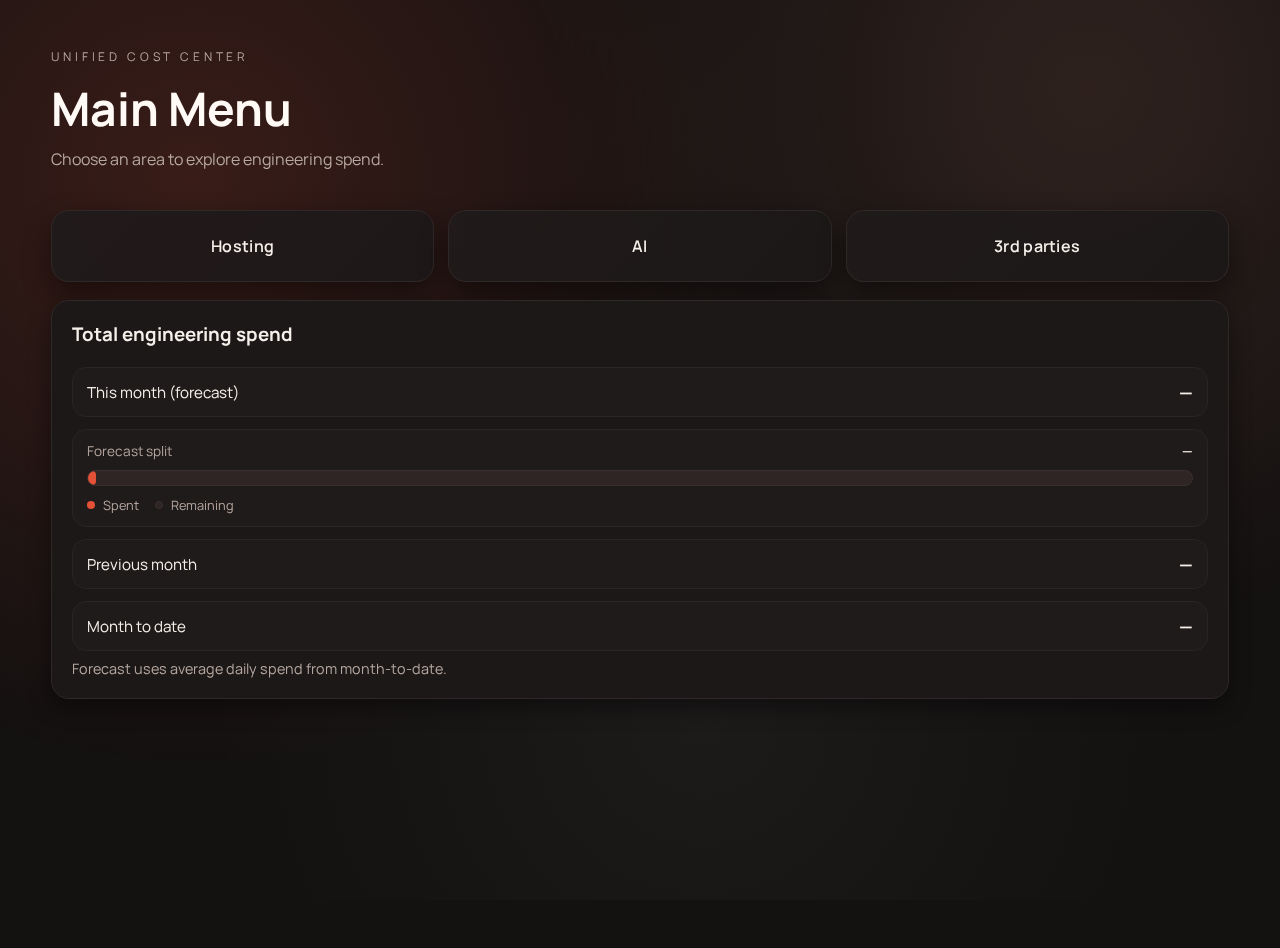
<file: ui/index.html>
<!DOCTYPE html>
<html lang="en">
  <head>
    <meta charset="UTF-8" />
    <meta name="viewport" content="width=device-width, initial-scale=1.0" />
    <title>Unified Cost Center</title>
    <link rel="stylesheet" href="styles.css" />
  </head>
  <body>
    <div class="backdrop"></div>
    <main class="app">
      <header class="hero">
        <div>
          <p class="eyebrow">Unified Cost Center</p>
          <h1>Main Menu</h1>
          <p class="subtitle">Choose an area to explore engineering spend.</p>
        </div>
      </header>

      <section class="landing">
        <div class="landing-actions">
          <a class="action-card" href="dashboard.html#overview">Hosting</a>
          <a class="action-card" href="ai.html">AI</a>
          <a class="action-card" href="third-parties.html">3rd parties</a>
        </div>
        <div class="panel landing-widget">
          <h3>Total engineering spend</h3>
          <div class="spend-grid">
          <div class="spend-item">
            <span>This month (forecast)</span>
            <strong id="engineeringSpendForecast">—</strong>
          </div>
          <div class="spend-split">
            <div class="spend-split-header">
              <span>Forecast split</span>
              <strong id="engineeringSpendSplitLabel">—</strong>
            </div>
            <div class="spend-split-bar" aria-label="Forecast split">
              <div class="spend-split-fill spent" id="engineeringSpendSplitSpent">
                <span id="engineeringSpendSplitSpentPct">—</span>
              </div>
            </div>
            <div class="spend-split-legend">
              <span class="legend-item"><span class="legend-dot spent"></span>Spent</span>
              <span class="legend-item"><span class="legend-dot remaining"></span>Remaining</span>
            </div>
          </div>
          <div class="spend-item">
            <span>Previous month</span>
            <strong id="engineeringSpendPrevious">—</strong>
          </div>
          <div class="spend-item">
            <span>Month to date</span>
            <strong id="engineeringSpendMTD">—</strong>
          </div>
        </div>
        <p class="caption">Forecast uses average daily spend from month-to-date.</p>
      </div>
      </section>
    </main>
    <script>
      const API_BASE = "http://localhost:8000";
      const spendForecastEl = document.getElementById("engineeringSpendForecast");
      const spendPreviousEl = document.getElementById("engineeringSpendPrevious");
      const spendMtdEl = document.getElementById("engineeringSpendMTD");
      const spendSplitSpentEl = document.getElementById("engineeringSpendSplitSpent");
      const spendSplitLabelEl = document.getElementById("engineeringSpendSplitLabel");
      const spendSplitSpentPctEl = document.getElementById("engineeringSpendSplitSpentPct");

      function formatCost(value, currency = "USD") {
        const formatter = new Intl.NumberFormat(undefined, {
          style: "currency",
          currency,
          notation: value >= 10000 ? "compact" : "standard",
          maximumFractionDigits: value >= 10000 ? 1 : 2,
        });
        return formatter.format(value);
      }

      async function fetchJson(path) {
        const apiKey = localStorage.getItem("uccc_api_key");
        const response = await fetch(`${API_BASE}${path}`, {
          headers: apiKey ? { "X-API-Key": apiKey } : {},
        });
        if (!response.ok) {
          throw new Error(`Failed to fetch ${path}`);
        }
        return response.json();
      }

      function toISODate(value) {
        return value.toISOString().slice(0, 10);
      }

      function getMonthStart(value) {
        return new Date(value.getFullYear(), value.getMonth(), 1);
      }

      function getMonthEnd(value) {
        return new Date(value.getFullYear(), value.getMonth() + 1, 0);
      }

      async function loadEngineeringSpend() {
        if (
          !spendForecastEl ||
          !spendPreviousEl ||
          !spendMtdEl ||
          !spendSplitSpentEl ||
          !spendSplitLabelEl ||
          !spendSplitSpentPctEl
        ) {
          return;
        }
        const today = new Date();
        const monthStart = getMonthStart(today);
        const monthEnd = getMonthEnd(today);
        const prevMonthStart = getMonthStart(new Date(today.getFullYear(), today.getMonth() - 1, 1));
        const prevMonthEnd = getMonthEnd(new Date(today.getFullYear(), today.getMonth() - 1, 1));
        try {
          const [mtd, previous] = await Promise.all([
            fetchJson(`/costs/total?from=${toISODate(monthStart)}&to=${toISODate(today)}`),
            fetchJson(`/costs/total?from=${toISODate(prevMonthStart)}&to=${toISODate(prevMonthEnd)}`),
          ]);
          const daysElapsed = Math.max(1, today.getDate());
          const daysInMonth = monthEnd.getDate();
          const mtdTotal = mtd.total_cost || 0;
          const forecast = (mtdTotal / daysElapsed) * daysInMonth;
          const remaining = Math.max(0, forecast - mtdTotal);
          const spentPct = forecast > 0 ? Math.min(100, (mtdTotal / forecast) * 100) : 0;
          spendMtdEl.textContent = formatCost(mtdTotal, "USD");
          spendPreviousEl.textContent = formatCost(previous.total_cost || 0, "USD");
          spendForecastEl.textContent = formatCost(forecast, "USD");
          spendSplitSpentEl.style.width = `${spentPct.toFixed(1)}%`;
          spendSplitLabelEl.textContent = `${formatCost(mtdTotal, "USD")} spent · ${formatCost(remaining, "USD")} remaining`;
          spendSplitSpentPctEl.textContent = `${spentPct.toFixed(0)}%`;
        } catch (error) {
          console.error(error);
          spendMtdEl.textContent = "—";
          spendPreviousEl.textContent = "—";
          spendForecastEl.textContent = "—";
          spendSplitLabelEl.textContent = "—";
          spendSplitSpentEl.style.width = "0%";
          spendSplitSpentPctEl.textContent = "—";
        }
      }

      loadEngineeringSpend();
    </script>
  </body>
</html>
</file>
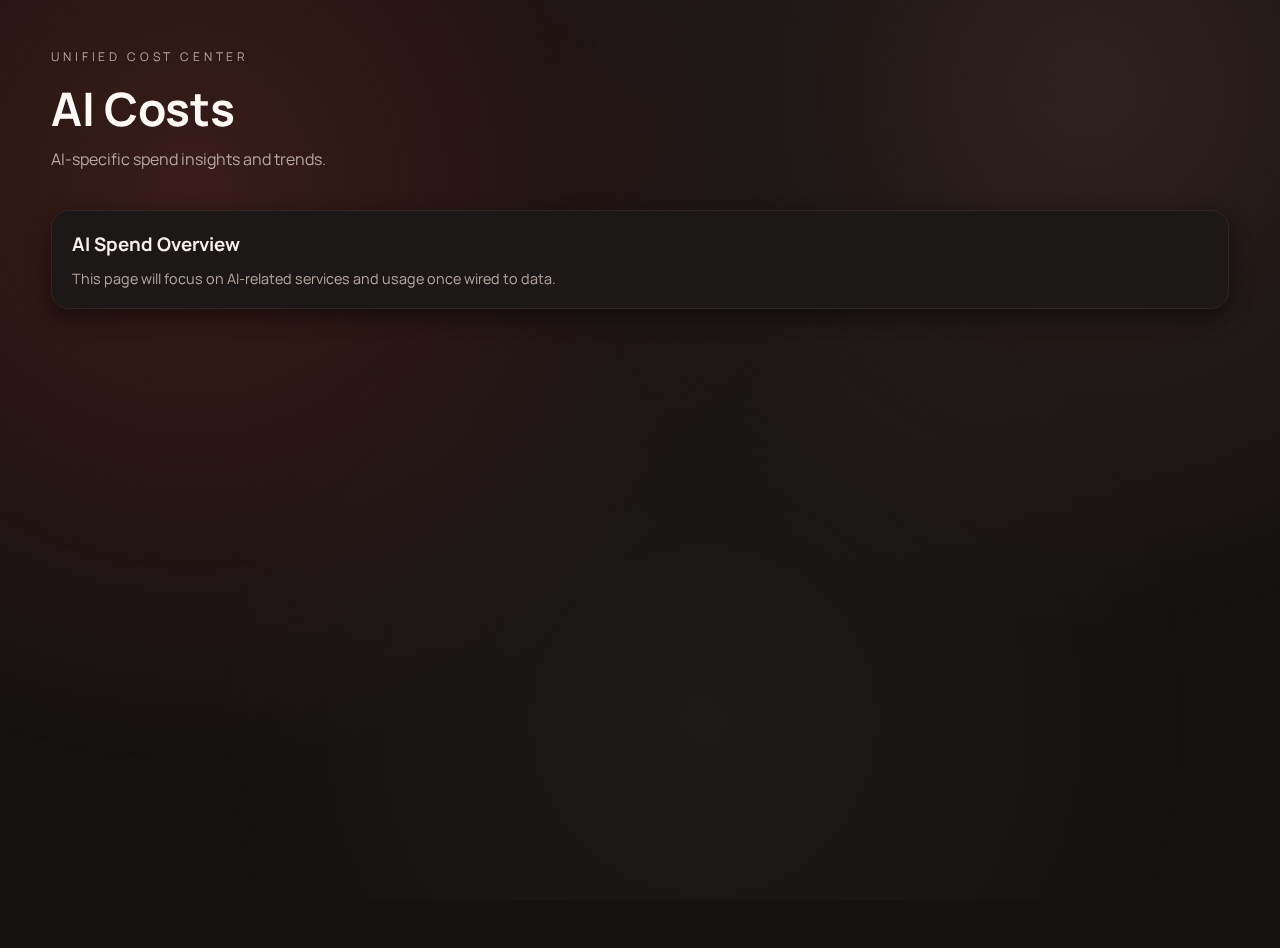
<file: ui/ai.html>
<!DOCTYPE html>
<html lang="en">
  <head>
    <meta charset="UTF-8" />
    <meta name="viewport" content="width=device-width, initial-scale=1.0" />
    <title>Unified Cost Center · AI Costs</title>
    <link rel="stylesheet" href="styles.css" />
  </head>
  <body>
    <div class="backdrop"></div>
    <main class="app">
      <header class="hero">
        <div>
          <p class="eyebrow">Unified Cost Center</p>
          <h1>AI Costs</h1>
          <p class="subtitle">AI-specific spend insights and trends.</p>
        </div>
      </header>

      <section class="panel">
        <h3>AI Spend Overview</h3>
        <p class="caption">This page will focus on AI-related services and usage once wired to data.</p>
      </section>
    </main>
  </body>
</html>
</file>
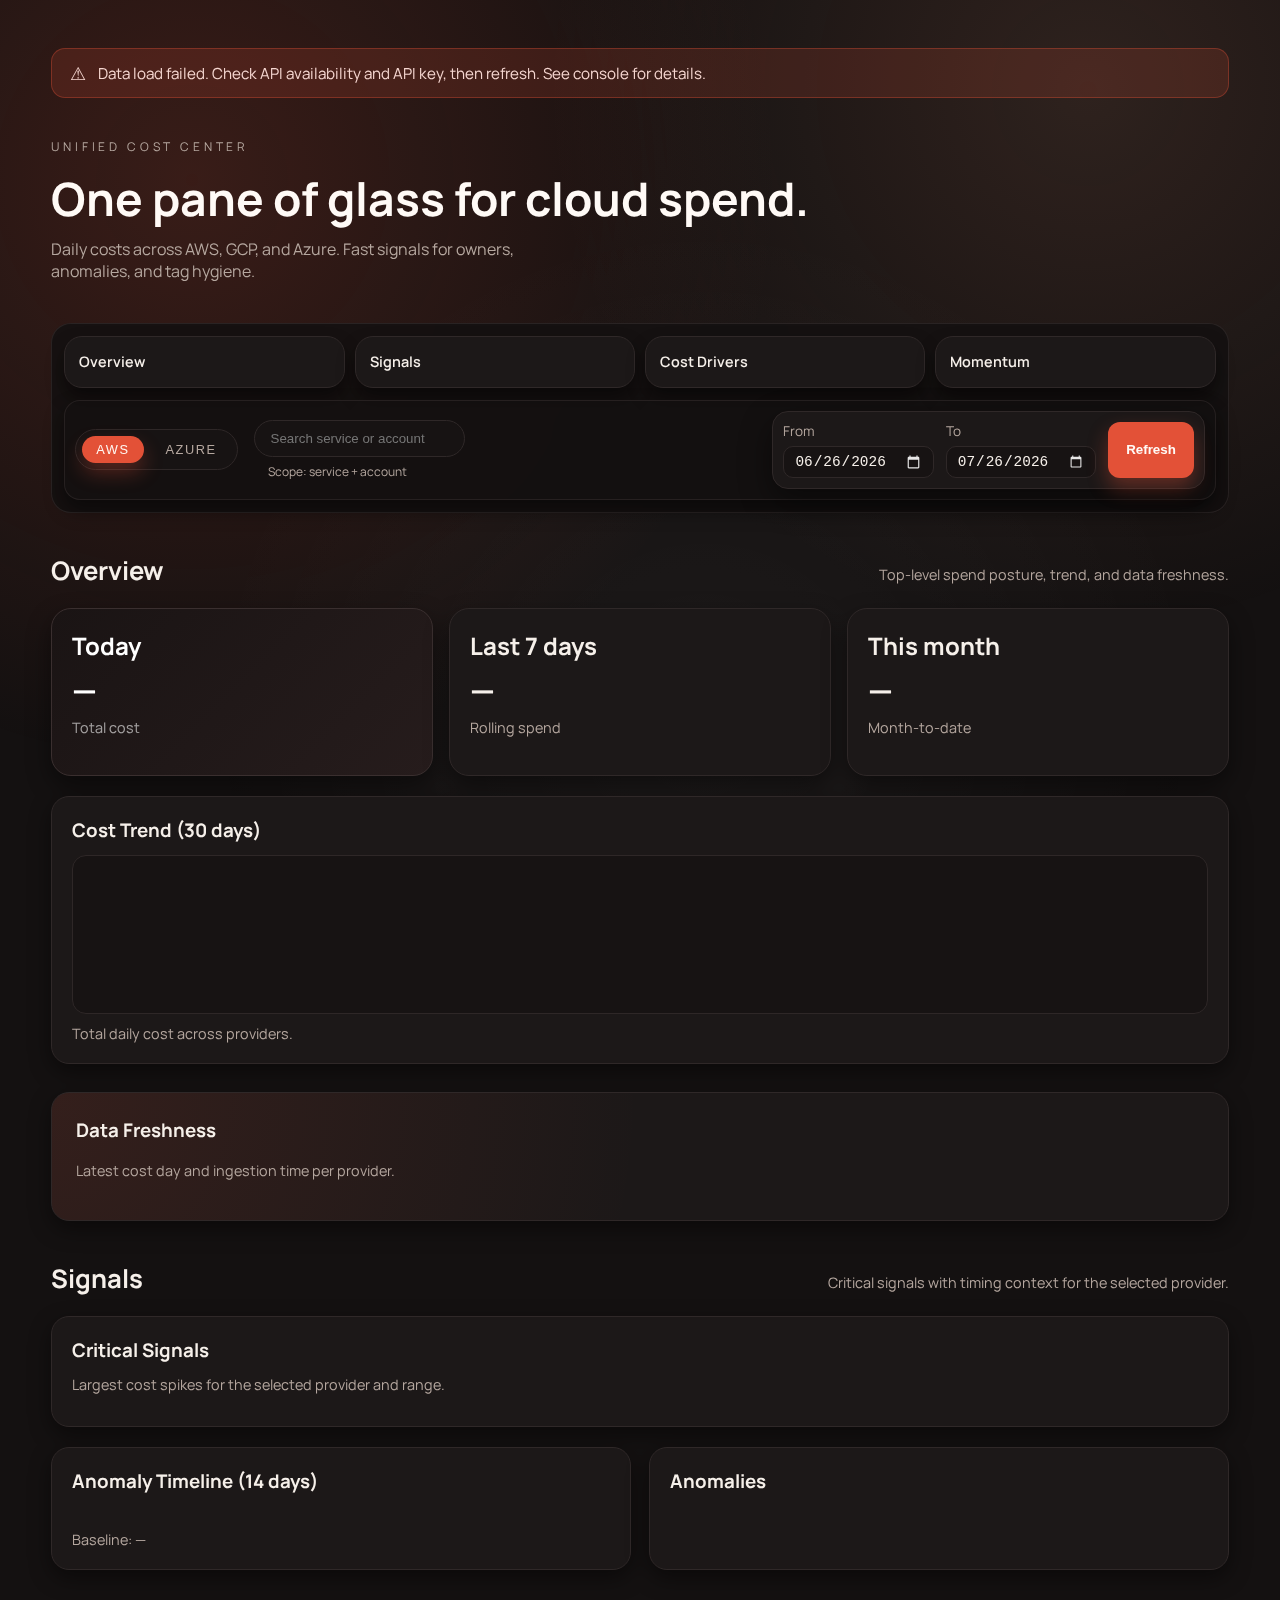
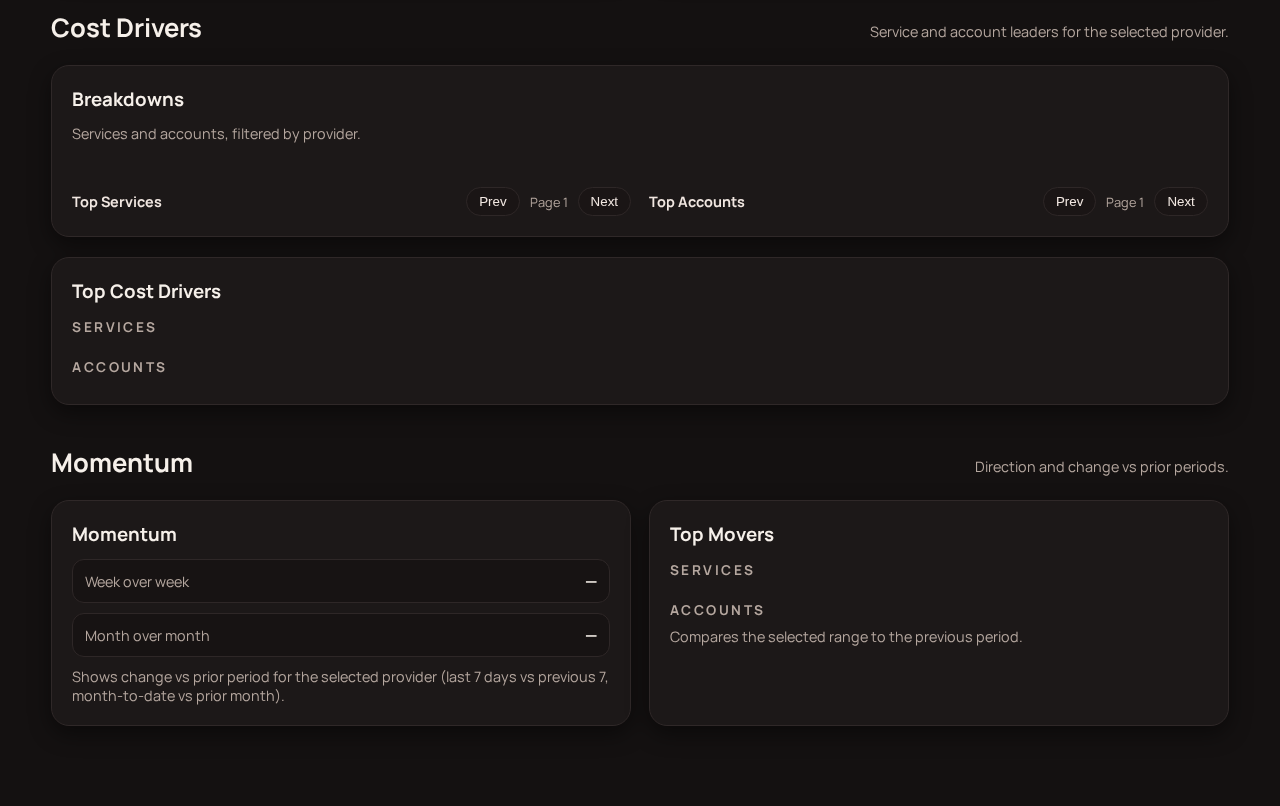
<file: ui/dashboard.html>
<!DOCTYPE html>
<html lang="en">
  <head>
    <meta charset="UTF-8" />
    <meta name="viewport" content="width=device-width, initial-scale=1.0" />
    <title>Unified Cost Center</title>
    <link rel="stylesheet" href="styles.css" />
  </head>
  <body>
    <div class="backdrop"></div>
    <main class="app">
      <div id="errorBanner" class="error-banner is-hidden"></div>
      <header class="hero">
        <div>
          <p class="eyebrow">Unified Cost Center</p>
          <h1>One pane of glass for cloud spend.</h1>
          <p class="subtitle">
            Daily costs across AWS, GCP, and Azure. Fast signals for owners, anomalies, and tag hygiene.
          </p>
        </div>
      </header>

      <div class="sticky-shell">
        <nav class="menu compact" aria-label="Dashboard sections">
          <a class="menu-card" href="#overview">
            <span class="menu-title">Overview</span>
          </a>
          <a class="menu-card" href="#signals">
            <span class="menu-title">Signals</span>
          </a>
          <a class="menu-card" href="#drivers">
            <span class="menu-title">Cost Drivers</span>
          </a>
          <a class="menu-card" href="#momentum">
            <span class="menu-title">Momentum</span>
          </a>
        </nav>

        <section class="filter-bar sticky-controls">
          <div class="filter-group">
            <div class="tab-group">
              <button class="tab-btn is-active" data-provider="aws">AWS</button>
              <button class="tab-btn" data-provider="azure">Azure</button>
            </div>
            <div class="search-field">
              <input type="search" id="searchInput" placeholder="Search service or account" />
              <span class="search-scope">Scope: service + account</span>
            </div>
          </div>
          <div class="time-controls">
            <label>
              From
              <input type="date" id="fromDate" />
            </label>
            <label>
              To
              <input type="date" id="toDate" />
            </label>
            <button id="refreshBtn">Refresh</button>
          </div>
        </section>
      </div>

      <section id="overview" class="page-section">
        <div class="section-header">
          <h2>Overview</h2>
          <p class="caption">Top-level spend posture, trend, and data freshness.</p>
        </div>
        <section class="summary">
          <div class="card highlight">
            <h2>Today</h2>
            <p class="metric" id="todayTotal">—</p>
            <span class="caption">Total cost</span>
            <div class="summary-split" id="todaySplit"></div>
          </div>
          <div class="card">
            <h2>Last 7 days</h2>
            <p class="metric" id="weekTotal">—</p>
            <span class="caption">Rolling spend</span>
            <div class="summary-split" id="weekSplit"></div>
          </div>
          <div class="card">
            <h2>This month</h2>
            <p class="metric" id="monthTotal">—</p>
            <span class="caption">Month-to-date</span>
            <div class="summary-split" id="monthSplit"></div>
          </div>
        </section>
        <section class="grid insights global-insights">
          <div class="panel span-full">
            <h3>Cost Trend (30 days)</h3>
            <div class="sparkline-wrap">
              <svg id="costSparkline" viewBox="0 0 300 120" preserveAspectRatio="none"></svg>
            </div>
            <p class="caption">Total daily cost across providers.</p>
          </div>
        </section>
        <section class="panel freshness-panel">
          <div class="freshness-header">
            <h3>Data Freshness</h3>
            <p class="caption">Latest cost day and ingestion time per provider.</p>
          </div>
          <div id="freshnessList" class="freshness-list"></div>
        </section>
      </section>

      <section id="signals" class="page-section">
        <div class="section-header">
          <h2>Signals</h2>
          <p class="caption">Critical signals with timing context for the selected provider.</p>
        </div>
        <section class="panel signals-panel">
          <div class="panel-header">
            <div>
              <h3>Critical Signals</h3>
              <p class="caption">Largest cost spikes for the selected provider and range.</p>
            </div>
          </div>
          <div id="signalsList" class="signals-list"></div>
        </section>
        <section class="grid insights signals-insights">
          <div class="panel timeline-panel">
            <h3>Anomaly Timeline (14 days)</h3>
            <div id="timelineHeatmap" class="timeline-heatmap"></div>
            <p id="timelineMeta" class="caption">Baseline: —</p>
          </div>
          <div class="panel">
            <h3>Anomalies</h3>
            <div id="anomalies" class="list"></div>
          </div>
        </section>
      </section>

      <section id="drivers" class="page-section">
        <div class="section-header">
          <h2>Cost Drivers</h2>
          <p class="caption">Service and account leaders for the selected provider.</p>
        </div>
        <section class="panel breakdowns-panel">
          <div class="panel-header">
            <div>
              <h3>Breakdowns</h3>
              <p class="caption">Services and accounts, filtered by provider.</p>
            </div>
          </div>
          <div id="providerSummary" class="summary-split"></div>
          <div class="breakdown-columns">
            <div>
              <div class="panel-header small">
                <h4>Top Services</h4>
                <div class="pager">
                  <button class="pager-btn" data-svc="prev">Prev</button>
                  <span id="servicePage">Page 1</span>
                  <button class="pager-btn" data-svc="next">Next</button>
                </div>
              </div>
              <div id="breakdownServices" class="list"></div>
            </div>
            <div>
              <div class="panel-header small">
                <h4>Top Accounts</h4>
                <div class="pager">
                  <button class="pager-btn" data-acct="prev">Prev</button>
                  <span id="accountPage">Page 1</span>
                  <button class="pager-btn" data-acct="next">Next</button>
                </div>
              </div>
              <div id="breakdownAccounts" class="list"></div>
            </div>
          </div>
        </section>
        <section class="panel">
          <h3>Top Cost Drivers</h3>
          <div class="provider-group">
            <h4>Services</h4>
            <div id="topServices" class="list"></div>
          </div>
          <div class="provider-group">
            <h4>Accounts</h4>
            <div id="topAccounts" class="list"></div>
          </div>
        </section>
      </section>

      <section id="momentum" class="page-section">
        <div class="section-header">
          <h2>Momentum</h2>
          <p class="caption">Direction and change vs prior periods.</p>
        </div>
        <section class="grid insights momentum-insights">
          <div class="panel">
            <h3>Momentum</h3>
            <div class="metric-row">
              <span>Week over week</span>
              <strong id="wowDelta">—</strong>
            </div>
            <div class="metric-row">
              <span>Month over month</span>
              <strong id="momDelta">—</strong>
            </div>
            <p class="caption">Shows change vs prior period for the selected provider (last 7 days vs previous 7, month-to-date vs prior month).</p>
          </div>
          <div class="panel">
            <h3>Top Movers</h3>
            <div class="provider-group">
              <h4>Services</h4>
              <div id="topServiceDeltas" class="list"></div>
            </div>
            <div class="provider-group">
              <h4>Accounts</h4>
              <div id="topAccountDeltas" class="list"></div>
            </div>
            <p class="caption">Compares the selected range to the previous period.</p>
          </div>
        </section>
      </section>
    </main>

    <script src="app.js"></script>
  </body>
</html>
</file>
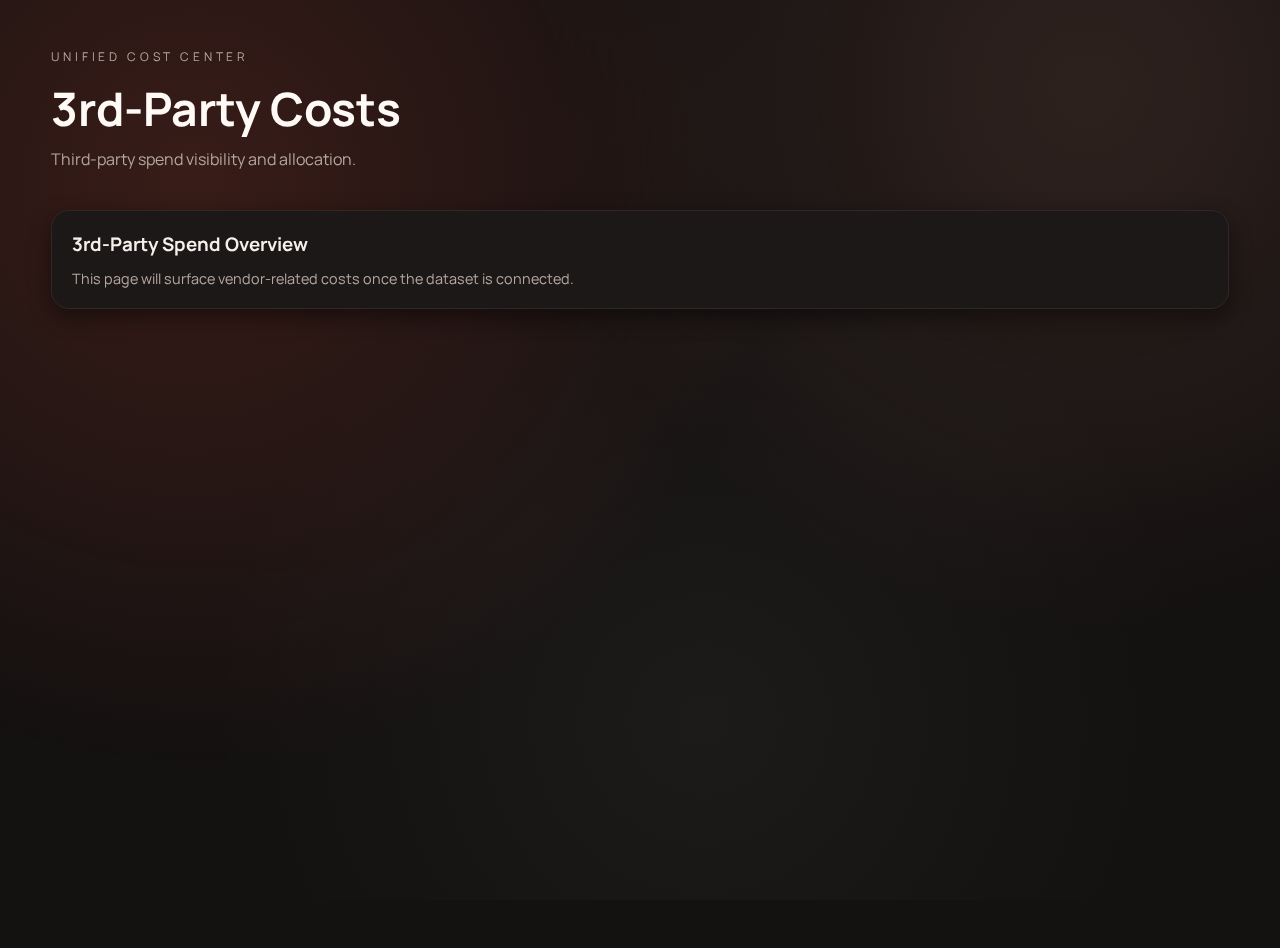
<file: ui/third-parties.html>
<!DOCTYPE html>
<html lang="en">
  <head>
    <meta charset="UTF-8" />
    <meta name="viewport" content="width=device-width, initial-scale=1.0" />
    <title>Unified Cost Center · 3rd Parties</title>
    <link rel="stylesheet" href="styles.css" />
  </head>
  <body>
    <div class="backdrop"></div>
    <main class="app">
      <header class="hero">
        <div>
          <p class="eyebrow">Unified Cost Center</p>
          <h1>3rd-Party Costs</h1>
          <p class="subtitle">Third-party spend visibility and allocation.</p>
        </div>
      </header>

      <section class="panel">
        <h3>3rd-Party Spend Overview</h3>
        <p class="caption">This page will surface vendor-related costs once the dataset is connected.</p>
      </section>
    </main>
  </body>
</html>
</file>
<file: ui/styles.css>
@import url("https://fonts.googleapis.com/css2?family=Manrope:wght@300;400;500;600;700&display=swap");

:root {
  --ink: #f6f0ea;
  --muted: #b5a79f;
  --paper: #141111;
  --panel: #1c1818;
  --panel-soft: #201b1b;
  --accent: #e35137;
  --accent-2: #f39c7a;
  --line: #2f2828;
  --shadow: rgba(0, 0, 0, 0.45);
}

* {
  box-sizing: border-box;
  margin: 0;
  padding: 0;
}

body {
  font-family: "Manrope", "Helvetica Neue", sans-serif;
  background: var(--paper);
  color: var(--ink);
  min-height: 100vh;
}

.backdrop {
  position: fixed;
  inset: 0;
  background:
    radial-gradient(circle at 15% 20%, rgba(227, 81, 55, 0.18), transparent 45%),
    radial-gradient(circle at 85% 10%, rgba(243, 156, 122, 0.12), transparent 40%),
    radial-gradient(circle at 55% 80%, rgba(255, 255, 255, 0.04), transparent 50%);
  z-index: -1;
}

.app {
  width: min(1200px, 92vw);
  margin: 48px auto 80px;
  display: flex;
  flex-direction: column;
  gap: 40px;
}

.error-banner {
  display: flex;
  align-items: center;
  gap: 12px;
  padding: 12px 18px;
  border-radius: 14px;
  background: rgba(227, 81, 55, 0.16);
  border: 1px solid rgba(227, 81, 55, 0.35);
  color: #f6d7d1;
  font-size: 0.95rem;
}

.error-banner::before {
  content: "⚠";
  font-size: 1.1rem;
}

.error-banner.is-hidden {
  display: none;
}

.hero {
  display: flex;
  flex-wrap: wrap;
  align-items: center;
  justify-content: space-between;
  gap: 24px;
}

.menu {
  display: grid;
  grid-template-columns: repeat(auto-fit, minmax(190px, 1fr));
  gap: 16px;
}

.menu.compact {
  grid-template-columns: repeat(auto-fit, minmax(140px, 1fr));
  gap: 10px;
}

.sticky-shell {
  position: sticky;
  top: 16px;
  z-index: 30;
  display: grid;
  gap: 12px;
  padding: 12px;
  border-radius: 20px;
  background: rgba(20, 17, 17, 0.9);
  border: 1px solid rgba(47, 40, 40, 0.8);
  backdrop-filter: blur(10px);
}

.menu-card {
  background: var(--panel);
  border-radius: 18px;
  border: 1px solid var(--line);
  padding: 12px 14px;
  text-decoration: none;
  color: inherit;
  display: grid;
  gap: 4px;
  min-height: 52px;
  align-content: center;
  box-shadow: 0 10px 18px var(--shadow);
  transition: transform 0.15s ease, border-color 0.15s ease;
}

.menu-card:hover {
  transform: translateY(-2px);
  border-color: rgba(227, 81, 55, 0.4);
}

.menu-title {
  font-size: 0.9rem;
  font-weight: 600;
}

.page-section {
  display: grid;
  gap: 20px;
  scroll-margin-top: 120px;
}

.section-header {
  display: flex;
  justify-content: space-between;
  align-items: baseline;
  gap: 16px;
}

.section-header h2 {
  font-size: 1.6rem;
}

.landing {
  display: grid;
  gap: 18px;
}

.landing-actions {
  display: grid;
  grid-template-columns: repeat(auto-fit, minmax(180px, 1fr));
  gap: 14px;
}

.action-card {
  display: flex;
  align-items: center;
  justify-content: center;
  min-height: 72px;
  border-radius: 18px;
  border: 1px solid var(--line);
  background: linear-gradient(135deg, rgba(32, 27, 27, 0.9), rgba(28, 24, 24, 0.9));
  color: var(--ink);
  font-weight: 600;
  text-decoration: none;
  letter-spacing: 0.02em;
  box-shadow: 0 12px 28px var(--shadow);
  transition: transform 0.15s ease, border-color 0.15s ease;
}

.action-card:hover {
  transform: translateY(-2px);
  border-color: rgba(227, 81, 55, 0.4);
}

.landing-widget {
  display: grid;
  gap: 8px;
}

.spend-grid {
  display: grid;
  gap: 12px;
}

.spend-item {
  display: flex;
  justify-content: space-between;
  align-items: center;
  padding: 12px 14px;
  border-radius: 14px;
  border: 1px solid #2a2424;
  background: var(--panel-soft);
  font-size: 0.95rem;
}

.spend-item strong {
  font-size: 1.1rem;
}

.spend-split {
  display: grid;
  gap: 10px;
  padding: 12px 14px;
  border-radius: 14px;
  border: 1px solid #2a2424;
  background: var(--panel-soft);
}

.spend-split-header {
  display: flex;
  justify-content: space-between;
  align-items: center;
  font-size: 0.85rem;
  color: var(--muted);
}

.spend-split-header strong {
  color: var(--ink);
  font-weight: 600;
}

.spend-split-bar {
  position: relative;
  height: 16px;
  border-radius: 999px;
  background: #2f2525;
  border: 1px solid #3a2f2f;
  overflow: hidden;
}

.spend-split-fill {
  height: 100%;
  border-radius: 999px;
  transition: width 0.4s ease;
  display: flex;
  align-items: center;
  justify-content: flex-end;
  padding-right: 8px;
  font-size: 0.75rem;
  font-weight: 600;
}

.spend-split-fill.spent {
  background: var(--accent);
  color: #fffaf6;
}

.spend-split-legend {
  display: flex;
  gap: 16px;
  font-size: 0.8rem;
  color: var(--muted);
}

.legend-item {
  display: inline-flex;
  align-items: center;
  gap: 8px;
}

.legend-dot {
  width: 8px;
  height: 8px;
  border-radius: 50%;
  background: #2f2525;
  border: 1px solid #3a2f2f;
}

.legend-dot.spent {
  background: var(--accent);
  border-color: rgba(227, 81, 55, 0.6);
}

.legend-dot.remaining {
  background: #2f2525;
}

.eyebrow {
  font-size: 0.75rem;
  text-transform: uppercase;
  letter-spacing: 0.32em;
  color: var(--muted);
}

.hero h1 {
  font-size: clamp(2.2rem, 3.6vw, 3.6rem);
  margin: 12px 0 8px;
  color: #fffaf6;
}

.subtitle {
  max-width: 520px;
  color: var(--muted);
  line-height: 1.4;
}

.time-controls {
  display: flex;
  flex-wrap: wrap;
  gap: 12px;
  background: var(--panel);
  padding: 16px;
  border-radius: 16px;
  border: 1px solid var(--line);
  box-shadow: 0 12px 32px var(--shadow);
}

.filter-bar {
  display: flex;
  flex-wrap: wrap;
  justify-content: space-between;
  align-items: center;
  gap: 16px;
}

.sticky-controls {
  background: rgba(20, 17, 17, 0.7);
  border: 1px solid rgba(47, 40, 40, 0.7);
  padding: 10px;
  border-radius: 16px;
  box-shadow: 0 10px 20px var(--shadow);
}

.sticky-controls .time-controls {
  padding: 10px;
}

.sticky-controls .search-field input {
  min-width: 200px;
}

.filter-group {
  display: flex;
  align-items: center;
  gap: 16px;
}

.search-field input {
  border: 1px solid var(--line);
  background: #171313;
  color: var(--ink);
  border-radius: 999px;
  padding: 10px 16px;
  min-width: 240px;
}

.search-field {
  display: grid;
  gap: 6px;
}

.search-scope {
  font-size: 0.75rem;
  color: var(--muted);
  padding-left: 14px;
}

.timeline-panel {
  display: grid;
  gap: 12px;
}

.timeline-heatmap {
  display: grid;
  grid-template-columns: repeat(7, minmax(0, 1fr));
  gap: 6px;
}

.timeline-cell {
  background: rgba(255, 255, 255, 0.05);
  border: 1px solid transparent;
  border-radius: 10px;
  padding: 10px 6px;
  text-align: center;
  font-size: 0.75rem;
  color: var(--muted);
  cursor: pointer;
  transition: transform 0.15s ease, border-color 0.15s ease;
}

.timeline-cell:hover {
  transform: translateY(-2px);
  border-color: rgba(255, 255, 255, 0.15);
}

.timeline-cell.is-high {
  background: rgba(227, 81, 55, 0.35);
  color: #fffaf6;
}

.timeline-cell.is-medium {
  background: rgba(227, 81, 55, 0.18);
  color: #f3d9d3;
}

.timeline-cell.is-low {
  background: rgba(227, 81, 55, 0.08);
  color: #e8c4bc;
}

.timeline-cell.is-muted {
  cursor: default;
  opacity: 0.6;
}

.time-controls label {
  display: grid;
  gap: 6px;
  font-size: 0.85rem;
  color: var(--muted);
}

.time-controls input {
  border: 1px solid var(--line);
  border-radius: 10px;
  padding: 6px 10px;
  font-size: 0.9rem;
  background: #171313;
  color: var(--ink);
}

.time-controls input[type="date"]::-webkit-calendar-picker-indicator {
  filter: invert(1) brightness(1.6) contrast(1.4);
  opacity: 0.9;
}

.time-controls button {
  border: none;
  border-radius: 12px;
  background: var(--accent);
  color: #fffaf6;
  padding: 10px 18px;
  font-weight: 600;
  cursor: pointer;
  box-shadow: 0 10px 20px rgba(227, 81, 55, 0.35);
}

.summary {
  display: grid;
  grid-template-columns: repeat(auto-fit, minmax(220px, 1fr));
  gap: 16px;
}

.card {
  background: var(--panel);
  padding: 20px;
  border-radius: 20px;
  border: 1px solid var(--line);
  box-shadow: 0 10px 24px var(--shadow);
  display: grid;
  gap: 6px;
}

.card.highlight {
  background: linear-gradient(135deg, #1a1414, #261c1c);
  color: white;
  border-color: #3a2f2f;
}

.metric {
  font-size: 2rem;
  font-weight: 700;
}

.caption {
  color: var(--muted);
  font-size: 0.9rem;
}

.card.highlight .caption {
  color: rgba(255, 255, 255, 0.6);
}

.summary-split {
  display: grid;
  grid-template-columns: repeat(auto-fit, minmax(120px, 1fr));
  gap: 10px;
  margin-top: 12px;
}

.summary-split.has-chart {
  grid-template-columns: auto 1fr;
  align-items: center;
}

.summary-chart {
  width: 64px;
  height: 64px;
  border-radius: 50%;
  border: 1px solid #3a2f2f;
  background: #2a2424;
  box-shadow: inset 0 0 0 6px rgba(0, 0, 0, 0.25);
}

.summary-items {
  display: grid;
  grid-template-columns: repeat(auto-fit, minmax(120px, 1fr));
  gap: 8px;
}

.summary-chip {
  padding: 10px 12px;
  border-radius: 12px;
  border: 1px solid #2e2727;
  background: linear-gradient(135deg, rgba(26, 21, 21, 0.9), rgba(30, 24, 24, 0.7));
  display: grid;
  gap: 4px;
}

.summary-chip strong {
  font-size: 0.8rem;
  text-transform: uppercase;
  letter-spacing: 0.16em;
  color: #fff2ea;
}

.summary-chip span {
  color: var(--muted);
  font-size: 0.85rem;
}

.card.highlight .summary-chip {
  background: rgba(255, 255, 255, 0.08);
  border-color: rgba(255, 255, 255, 0.12);
}

.card.highlight .summary-chip span {
  color: rgba(255, 255, 255, 0.7);
}

.summary-chip.is-active {
  border-color: rgba(227, 81, 55, 0.6);
  box-shadow: 0 12px 24px rgba(227, 81, 55, 0.2);
}

.signals-panel {
  display: grid;
  gap: 12px;
  padding: 20px 24px;
}

.signals-list {
  display: grid;
  grid-template-columns: repeat(auto-fit, minmax(220px, 1fr));
  gap: 12px;
}

.signal-card {
  padding: 12px 14px;
  border-radius: 14px;
  border: 1px solid #2e2727;
  background: linear-gradient(135deg, rgba(26, 21, 21, 0.95), rgba(30, 24, 24, 0.85));
  display: grid;
  gap: 6px;
  cursor: pointer;
}

.signal-card strong {
  text-transform: uppercase;
  letter-spacing: 0.12em;
  font-size: 0.75rem;
}

.signal-card .impact {
  font-size: 1.1rem;
  font-weight: 600;
}

.signal-card .meta {
  color: var(--muted);
  font-size: 0.85rem;
}

.signal-card.is-high {
  border-color: rgba(227, 81, 55, 0.7);
  box-shadow: 0 14px 22px rgba(227, 81, 55, 0.25);
}

.grid {
  display: grid;
  grid-template-columns: repeat(auto-fit, minmax(260px, 1fr));
  gap: 18px;
}

.insights {
  grid-template-columns: repeat(auto-fit, minmax(320px, 1fr));
}

.global-insights {
  margin-bottom: 8px;
}

.provider-insights {
  margin-top: 8px;
}

.span-full {
  grid-column: 1 / -1;
}

.panel {
  background: var(--panel);
  padding: 20px;
  border-radius: 18px;
  border: 1px solid var(--line);
  box-shadow: 0 8px 22px var(--shadow);
}

.freshness-panel {
  display: grid;
  gap: 16px;
  padding: 24px;
  background: radial-gradient(circle at top left, rgba(227, 81, 55, 0.12), transparent 50%),
    var(--panel);
}

.freshness-header {
  display: flex;
  flex-direction: column;
  gap: 6px;
}

.freshness-list {
  display: grid;
  grid-template-columns: repeat(auto-fit, minmax(240px, 1fr));
  gap: 12px;
}

.freshness-item {
  padding: 14px 16px;
  border-radius: 14px;
  border: 1px solid #2e2727;
  background: linear-gradient(135deg, rgba(26, 21, 21, 0.95), rgba(30, 24, 24, 0.85));
  display: grid;
  gap: 8px;
}

.freshness-item strong {
  font-size: 1rem;
  text-transform: uppercase;
  letter-spacing: 0.16em;
  color: #fff2ea;
}

.freshness-item span {
  color: var(--muted);
  font-size: 0.86rem;
}

.freshness-item em {
  font-style: normal;
  color: #f1b39c;
  font-size: 0.72rem;
  letter-spacing: 0.12em;
  text-transform: uppercase;
}

.panel h3 {
  margin-bottom: 12px;
}

.panel-header.small h4 {
  margin: 0;
  font-size: 0.9rem;
  color: #f1e7e1;
}

.breakdowns-panel {
  display: grid;
  gap: 16px;
}

.breakdown-columns {
  display: grid;
  grid-template-columns: repeat(auto-fit, minmax(240px, 1fr));
  gap: 18px;
}

.tab-group {
  display: flex;
  gap: 8px;
  padding: 6px;
  border-radius: 999px;
  border: 1px solid #2e2727;
  background: #171313;
}

.tab-btn {
  border: none;
  background: transparent;
  color: var(--muted);
  padding: 6px 14px;
  border-radius: 999px;
  cursor: pointer;
  font-size: 0.8rem;
  letter-spacing: 0.12em;
  text-transform: uppercase;
}

.tab-btn.is-active {
  background: var(--accent);
  color: #fff7f2;
  box-shadow: 0 10px 20px rgba(227, 81, 55, 0.3);
}

.sparkline-wrap {
  background: #171313;
  border: 1px solid #2e2727;
  border-radius: 14px;
  padding: 16px;
  margin-bottom: 10px;
}

.sparkline-wrap svg {
  width: 100%;
  height: 120px;
}

.tag-splits {
  display: grid;
  gap: 10px;
}

.tag-split {
  padding: 12px 14px;
  border-radius: 14px;
  border: 1px solid #2e2727;
  background: linear-gradient(135deg, rgba(26, 21, 21, 0.9), rgba(30, 24, 24, 0.7));
  display: grid;
  gap: 8px;
}

.tag-split header {
  display: flex;
  justify-content: space-between;
  align-items: center;
  color: #fff2ea;
  text-transform: uppercase;
  letter-spacing: 0.14em;
  font-size: 0.75rem;
}

.tag-split .bar-track {
  background: #2a2424;
}

.tag-split .bar-fill {
  height: 6px;
  background: var(--accent);
}

.metric-row {
  display: flex;
  justify-content: space-between;
  align-items: center;
  padding: 10px 12px;
  border-radius: 12px;
  border: 1px solid #2e2727;
  background: #171313;
  margin-bottom: 10px;
}

.metric-row span {
  color: var(--muted);
  font-size: 0.9rem;
}

.metric-row strong {
  font-size: 1rem;
}

.panel-header {
  display: flex;
  justify-content: space-between;
  align-items: center;
  gap: 12px;
}

.provider-group {
  margin-top: 14px;
}

.provider-group h4 {
  font-size: 0.85rem;
  color: var(--muted);
  text-transform: uppercase;
  letter-spacing: 0.18em;
  margin-bottom: 8px;
}

.pager {
  display: flex;
  align-items: center;
  gap: 10px;
  font-size: 0.8rem;
  color: var(--muted);
}

.pager-btn {
  border: 1px solid #2e2727;
  background: #1a1515;
  color: #f2e8e2;
  border-radius: 999px;
  padding: 6px 12px;
  cursor: pointer;
}

.pager-btn:disabled {
  opacity: 0.4;
  cursor: default;
}

.list {
  display: grid;
  gap: 10px;
}

.list-items {
  list-style: none;
  display: grid;
  gap: 10px;
}

.list-items li {
  display: flex;
  justify-content: space-between;
  padding: 10px 12px;
  background: var(--panel-soft);
  border-radius: 12px;
  border: 1px solid #2a2424;
}

.bar-list {
  display: grid;
  gap: 12px;
}

.bar-row {
  display: grid;
  gap: 6px;
}

.bar-meta {
  display: flex;
  justify-content: space-between;
  font-size: 0.85rem;
  color: var(--muted);
}

.bar-meta strong {
  color: var(--ink);
  font-weight: 600;
}

.mini-bar-track {
  height: 8px;
  border-radius: 999px;
  background: #2a2424;
  overflow: hidden;
}

.mini-bar-fill {
  height: 100%;
  width: 0;
  border-radius: 999px;
  background: var(--accent);
  transition: width 0.4s ease;
}

.mini-bar-fill.is-negative {
  background: #f08a6b;
}

.tag-coverage {
  background: #1b1717;
  padding: 16px;
  border-radius: 12px;
  margin-bottom: 12px;
  border: 1px solid var(--line);
}

.tag-bars {
  display: grid;
  gap: 8px;
}

.bar {
  display: grid;
  gap: 6px;
  font-size: 0.85rem;
  color: var(--muted);
}

.bar-track {
  background: #2a2424;
  border-radius: 999px;
  overflow: hidden;
}

.bar-fill {
  height: 8px;
  width: 0;
  background: var(--accent);
  transition: width 0.6s ease;
}

.bar:nth-child(2) .bar-fill {
  background: #f08a6b;
}

.bar:nth-child(3) .bar-fill {
  background: #f4c7b2;
}

.table {
  width: 100%;
  border-collapse: collapse;
  font-size: 0.9rem;
}

.table th,
.table td {
  text-align: left;
  padding: 10px 6px;
  border-bottom: 1px solid #2a2424;
}

.table th:nth-child(n + 2),
.table td:nth-child(n + 2) {
  text-align: right;
}

.table th {
  font-size: 0.7rem;
  text-transform: uppercase;
  letter-spacing: 0.18em;
  color: var(--muted);
}

@media (max-width: 720px) {
  .time-controls {
    width: 100%;
  }
  .table th:nth-child(3),
  .table td:nth-child(3) {
    display: none;
  }
}
</file>
